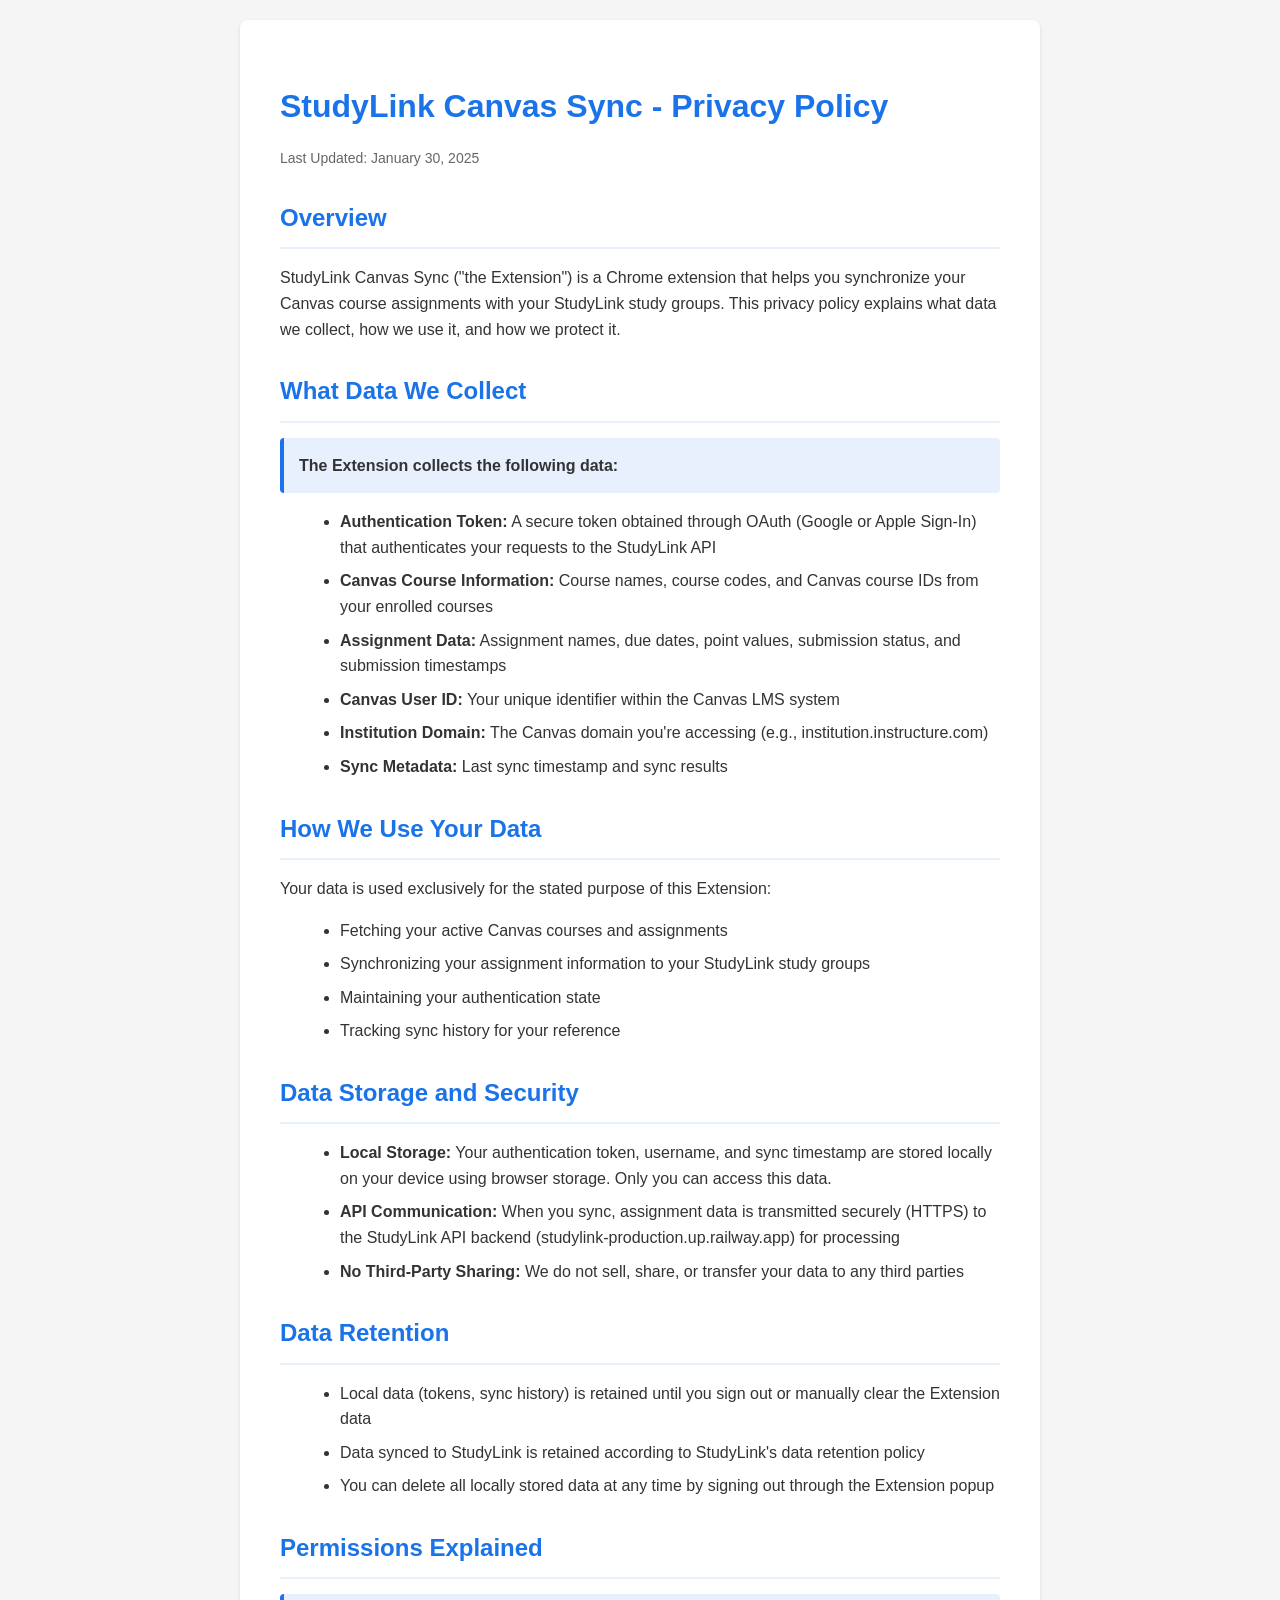
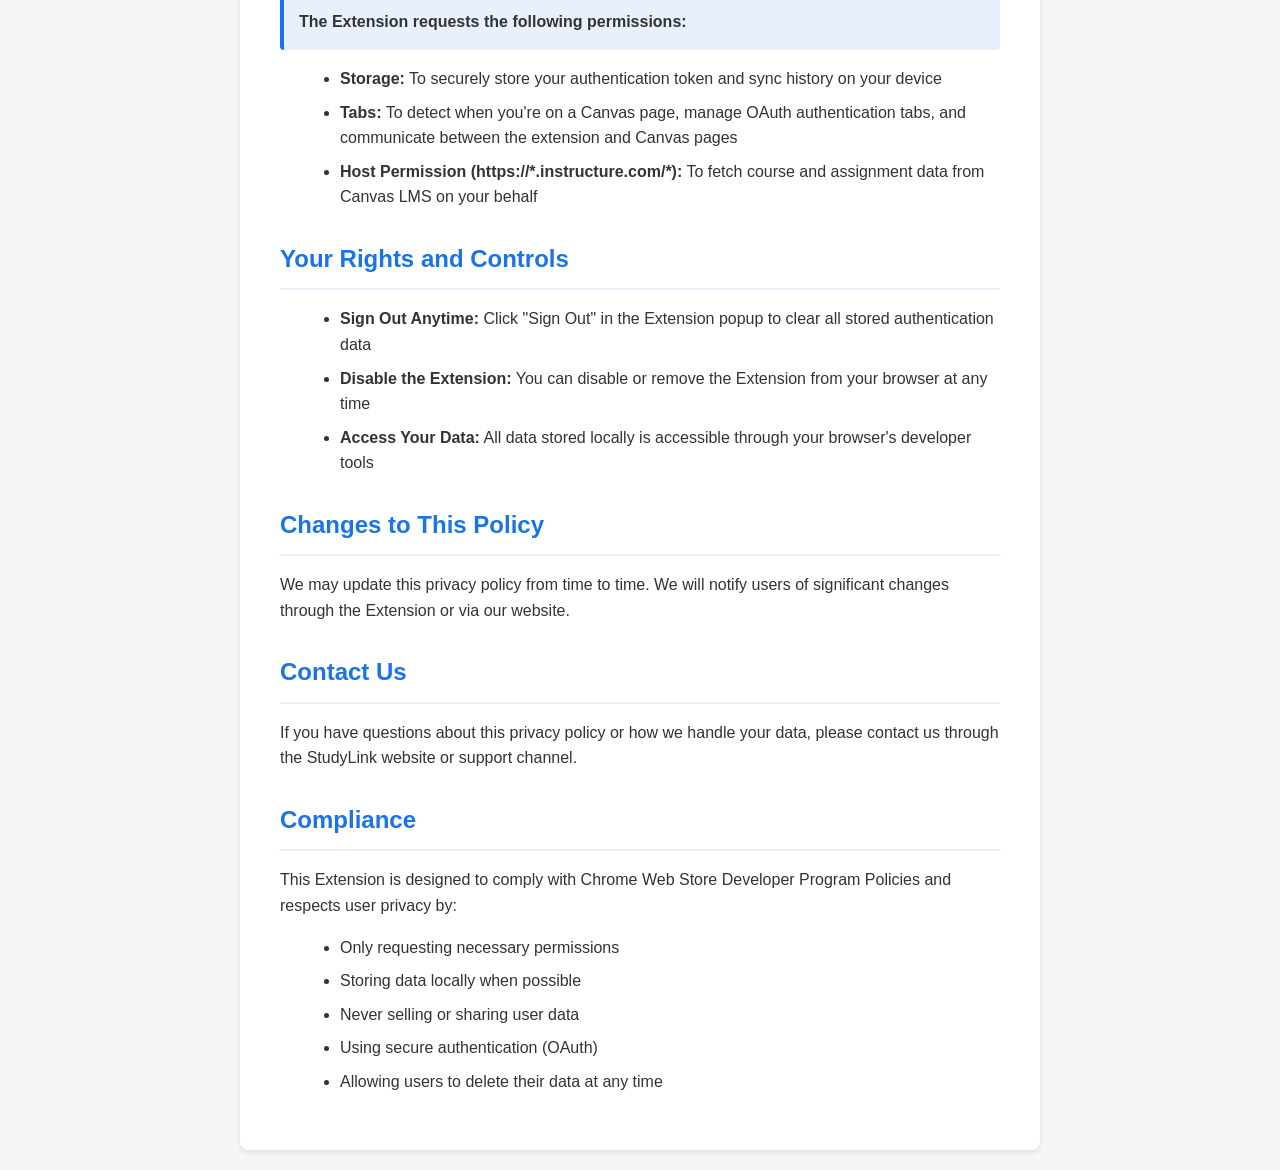
<file: backend/frontend/privacy-policy.html>
<!DOCTYPE html>
<html lang="en">
<head>
    <meta charset="UTF-8">
    <meta name="viewport" content="width=device-width, initial-scale=1.0">
    <title>StudyLink Canvas Sync - Privacy Policy</title>
    <style>
        body {
            font-family: -apple-system, BlinkMacSystemFont, 'Segoe UI', Roboto, sans-serif;
            line-height: 1.6;
            color: #333;
            max-width: 800px;
            margin: 0 auto;
            padding: 20px;
            background: #f5f5f5;
        }
        .container {
            background: white;
            padding: 40px;
            border-radius: 8px;
            box-shadow: 0 2px 4px rgba(0,0,0,0.1);
        }
        h1 {
            color: #1a73e8;
            margin-bottom: 10px;
        }
        .last-updated {
            color: #666;
            font-size: 14px;
            margin-bottom: 30px;
        }
        h2 {
            color: #1a73e8;
            margin-top: 30px;
            margin-bottom: 15px;
            border-bottom: 2px solid #e8f0fe;
            padding-bottom: 10px;
        }
        p {
            margin-bottom: 15px;
        }
        ul {
            margin-left: 20px;
            margin-bottom: 15px;
        }
        li {
            margin-bottom: 8px;
        }
        .highlight {
            background-color: #e8f0fe;
            padding: 15px;
            border-left: 4px solid #1a73e8;
            margin: 15px 0;
            border-radius: 4px;
        }
    </style>
</head>
<body>
    <div class="container">
        <h1>StudyLink Canvas Sync - Privacy Policy</h1>
        <p class="last-updated">Last Updated: January 30, 2025</p>

        <h2>Overview</h2>
        <p>StudyLink Canvas Sync ("the Extension") is a Chrome extension that helps you synchronize your Canvas course assignments with your StudyLink study groups. This privacy policy explains what data we collect, how we use it, and how we protect it.</p>

        <h2>What Data We Collect</h2>
        <div class="highlight">
            <strong>The Extension collects the following data:</strong>
        </div>
        <ul>
            <li><strong>Authentication Token:</strong> A secure token obtained through OAuth (Google or Apple Sign-In) that authenticates your requests to the StudyLink API</li>
            <li><strong>Canvas Course Information:</strong> Course names, course codes, and Canvas course IDs from your enrolled courses</li>
            <li><strong>Assignment Data:</strong> Assignment names, due dates, point values, submission status, and submission timestamps</li>
            <li><strong>Canvas User ID:</strong> Your unique identifier within the Canvas LMS system</li>
            <li><strong>Institution Domain:</strong> The Canvas domain you're accessing (e.g., institution.instructure.com)</li>
            <li><strong>Sync Metadata:</strong> Last sync timestamp and sync results</li>
        </ul>

        <h2>How We Use Your Data</h2>
        <p>Your data is used exclusively for the stated purpose of this Extension:</p>
        <ul>
            <li>Fetching your active Canvas courses and assignments</li>
            <li>Synchronizing your assignment information to your StudyLink study groups</li>
            <li>Maintaining your authentication state</li>
            <li>Tracking sync history for your reference</li>
        </ul>

        <h2>Data Storage and Security</h2>
        <ul>
            <li><strong>Local Storage:</strong> Your authentication token, username, and sync timestamp are stored locally on your device using browser storage. Only you can access this data.</li>
            <li><strong>API Communication:</strong> When you sync, assignment data is transmitted securely (HTTPS) to the StudyLink API backend (studylink-production.up.railway.app) for processing</li>
            <li><strong>No Third-Party Sharing:</strong> We do not sell, share, or transfer your data to any third parties</li>
        </ul>

        <h2>Data Retention</h2>
        <ul>
            <li>Local data (tokens, sync history) is retained until you sign out or manually clear the Extension data</li>
            <li>Data synced to StudyLink is retained according to StudyLink's data retention policy</li>
            <li>You can delete all locally stored data at any time by signing out through the Extension popup</li>
        </ul>

        <h2>Permissions Explained</h2>
        <div class="highlight">
            <strong>The Extension requests the following permissions:</strong>
        </div>
        <ul>
            <li><strong>Storage:</strong> To securely store your authentication token and sync history on your device</li>
            <li><strong>Tabs:</strong> To detect when you're on a Canvas page, manage OAuth authentication tabs, and communicate between the extension and Canvas pages</li>
            <li><strong>Host Permission (https://*.instructure.com/*):</strong> To fetch course and assignment data from Canvas LMS on your behalf</li>
        </ul>

        <h2>Your Rights and Controls</h2>
        <ul>
            <li><strong>Sign Out Anytime:</strong> Click "Sign Out" in the Extension popup to clear all stored authentication data</li>
            <li><strong>Disable the Extension:</strong> You can disable or remove the Extension from your browser at any time</li>
            <li><strong>Access Your Data:</strong> All data stored locally is accessible through your browser's developer tools</li>
        </ul>

        <h2>Changes to This Policy</h2>
        <p>We may update this privacy policy from time to time. We will notify users of significant changes through the Extension or via our website.</p>

        <h2>Contact Us</h2>
        <p>If you have questions about this privacy policy or how we handle your data, please contact us through the StudyLink website or support channel.</p>

        <h2>Compliance</h2>
        <p>This Extension is designed to comply with Chrome Web Store Developer Program Policies and respects user privacy by:</p>
        <ul>
            <li>Only requesting necessary permissions</li>
            <li>Storing data locally when possible</li>
            <li>Never selling or sharing user data</li>
            <li>Using secure authentication (OAuth)</li>
            <li>Allowing users to delete their data at any time</li>
        </ul>
    </div>
</body>
</html>
</file>
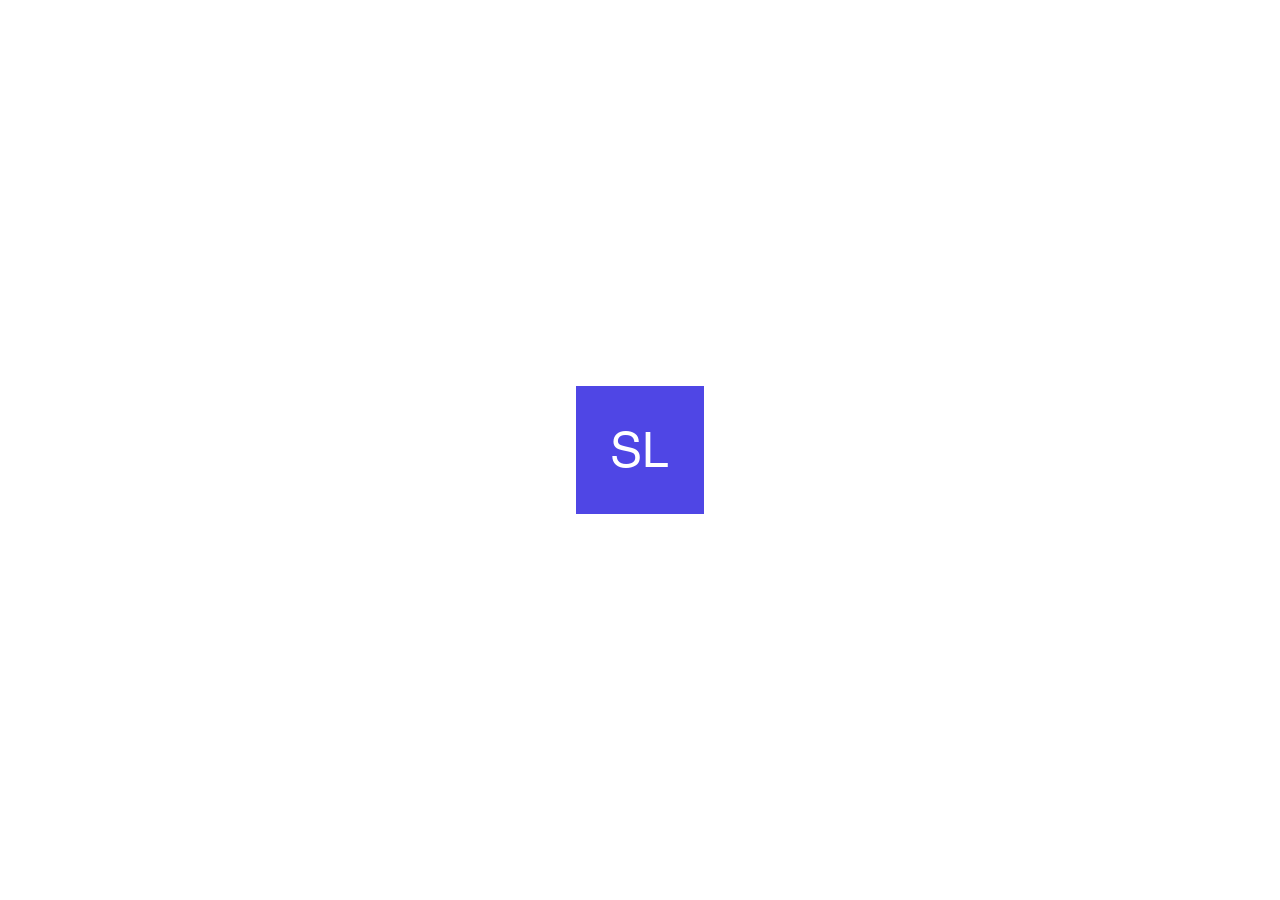
<file: safari-extension/StudyLink/Shared (App)/Resources/Base.lproj/Main.html>
<!DOCTYPE html>
<html>
<head>
    <meta http-equiv="Content-Type" content="text/html; charset=utf-8">
    <meta http-equiv="Content-Security-Policy" content="default-src 'self'">

    <meta name="viewport" content="width=device-width, initial-scale=1, user-scalable=no">

    <link rel="stylesheet" href="../Style.css">
    <script src="../Script.js" defer></script>
</head>
<body>
    <img src="../Icon.png" width="128" height="128" alt="StudyLink Icon">
    <p class="platform-ios">You can turn on StudyLink’s Safari extension in Settings.</p>
    <p class="platform-mac state-unknown">You can turn on StudyLink’s extension in Safari Extensions preferences.</p>
    <p class="platform-mac state-on">StudyLink’s extension is currently on. You can turn it off in Safari Extensions preferences.</p>
    <p class="platform-mac state-off">StudyLink’s extension is currently off. You can turn it on in Safari Extensions preferences.</p>
    <button class="platform-mac open-preferences">Quit and Open Safari Extensions Preferences…</button>
</body>
</html>
</file>
<file: safari-extension/StudyLink/Shared (App)/Resources/Style.css>
* {
    -webkit-user-select: none;
    -webkit-user-drag: none;
    cursor: default;
}

:root {
    color-scheme: light dark;

    --spacing: 20px;
}

html {
    height: 100%;
}

body {
    display: flex;
    align-items: center;
    justify-content: center;
    flex-direction: column;

    gap: var(--spacing);
    margin: 0 calc(var(--spacing) * 2);
    height: 100%;

    font: -apple-system-short-body;
    text-align: center;
}

body:not(.platform-mac, .platform-ios) :is(.platform-mac, .platform-ios) {
    display: none;
}

body.platform-ios .platform-mac {
    display: none;
}

body.platform-mac .platform-ios {
    display: none;
}

body.platform-ios .platform-mac {
    display: none;
}

body:not(.state-on, .state-off) :is(.state-on, .state-off) {
    display: none;
}

body.state-on :is(.state-off, .state-unknown) {
    display: none;
}

body.state-off :is(.state-on, .state-unknown) {
    display: none;
}

button {
    font-size: 1em;
}
</file>
